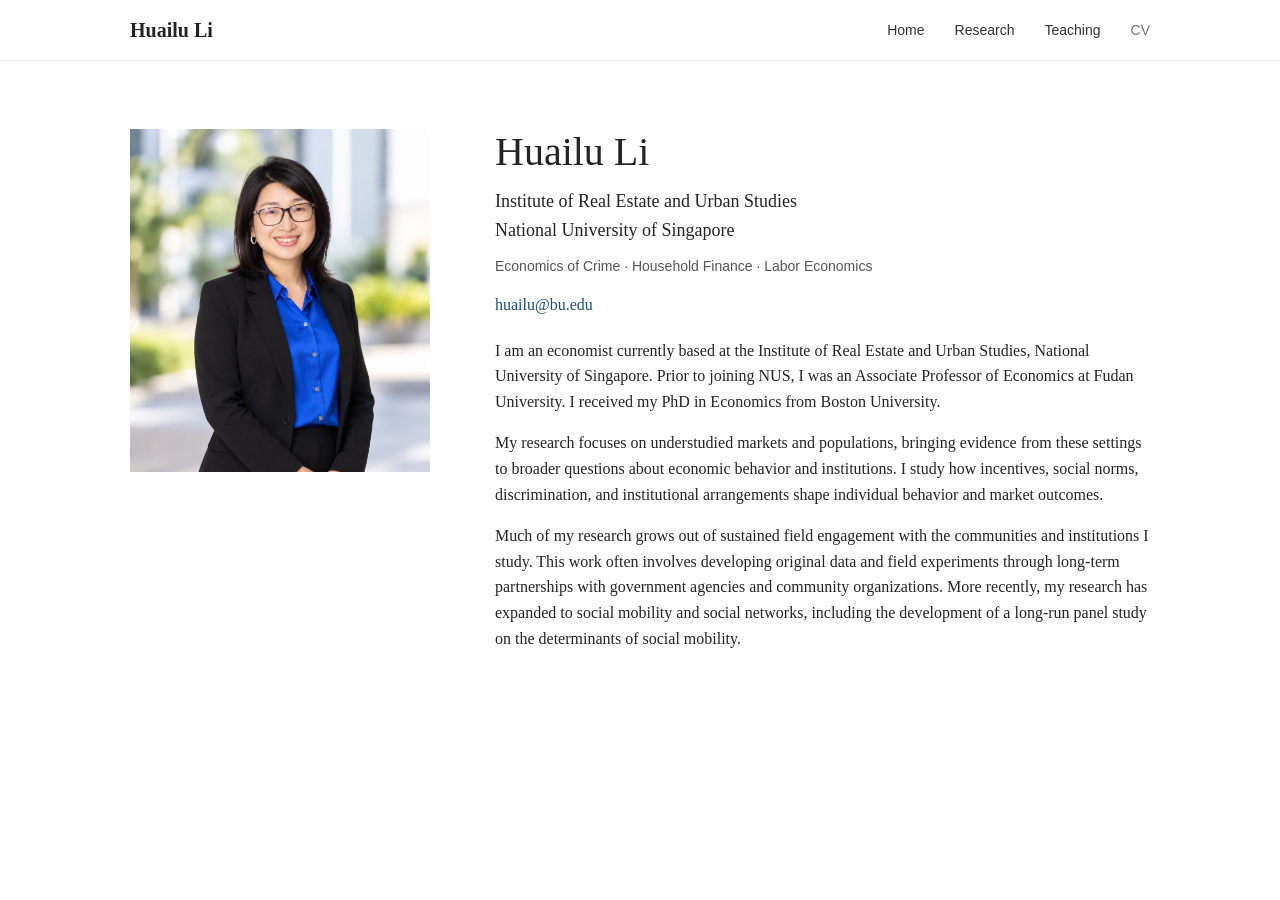
<file: index.html>
<!DOCTYPE html>
<html lang="en">
<head>
<meta charset="UTF-8">
<meta name="viewport" content="width=device-width, initial-scale=1.0">

<title>Huailu Li | Economist | National University of Singapore</title>

<meta name="description"
content="Huailu Li is an economist at the Institute of Real Estate and Urban Studies, National University of Singapore, and a former Associate Professor of Economics at Fudan University. Her research spans economics of crime, household finance, and labor economics.">

<meta name="author" content="Huailu Li">

<link rel="canonical" href="https://huailu-li.github.io/">

<link rel="stylesheet" href="style.css">
</head>
<body>
<header>
  <nav class="nav">
    <a class="brand" href="index.html">Huailu Li</a>
    <div class="nav-links">
      <a href="index.html">Home</a>
      <a href="research.html">Research</a>
      <a href="teaching.html">Teaching</a>
      <span class="nav-disabled">CV</span>
    </div>
  </nav>
</header>
<main class="home">
  <div class="portrait-wrap">
    <img class="portrait" src="huailu-li.jpg" alt="Huailu Li">
  </div>
  <section class="intro">
    <h1>Huailu Li</h1>
    <p class="position">Institute of Real Estate and Urban Studies<br>National University of Singapore</p>
    <p class="fields">Economics of Crime · Household Finance · Labor Economics</p>
    <p class="contact"><a href="mailto:huailu@bu.edu">huailu@bu.edu</a></p>
    <div class="bio">
      <p>I am an economist currently based at the Institute of Real Estate and Urban Studies, National University of Singapore. Prior to joining NUS, I was an Associate Professor of Economics at Fudan University. I received my PhD in Economics from Boston University.</p>
      <p>My research focuses on understudied markets and populations, bringing evidence from these settings to broader questions about economic behavior and institutions. I study how incentives, social norms, discrimination, and institutional arrangements shape individual behavior and market outcomes.</p>
      <p>Much of my research grows out of sustained field engagement with the communities and institutions I study. This work often involves developing original data and field experiments through long-term partnerships with government agencies and community organizations. More recently, my research has expanded to social mobility and social networks, including the development of a long-run panel study on the determinants of social mobility.</p>
    </div>
  </section>
</main>
</body>
</html>
</file>
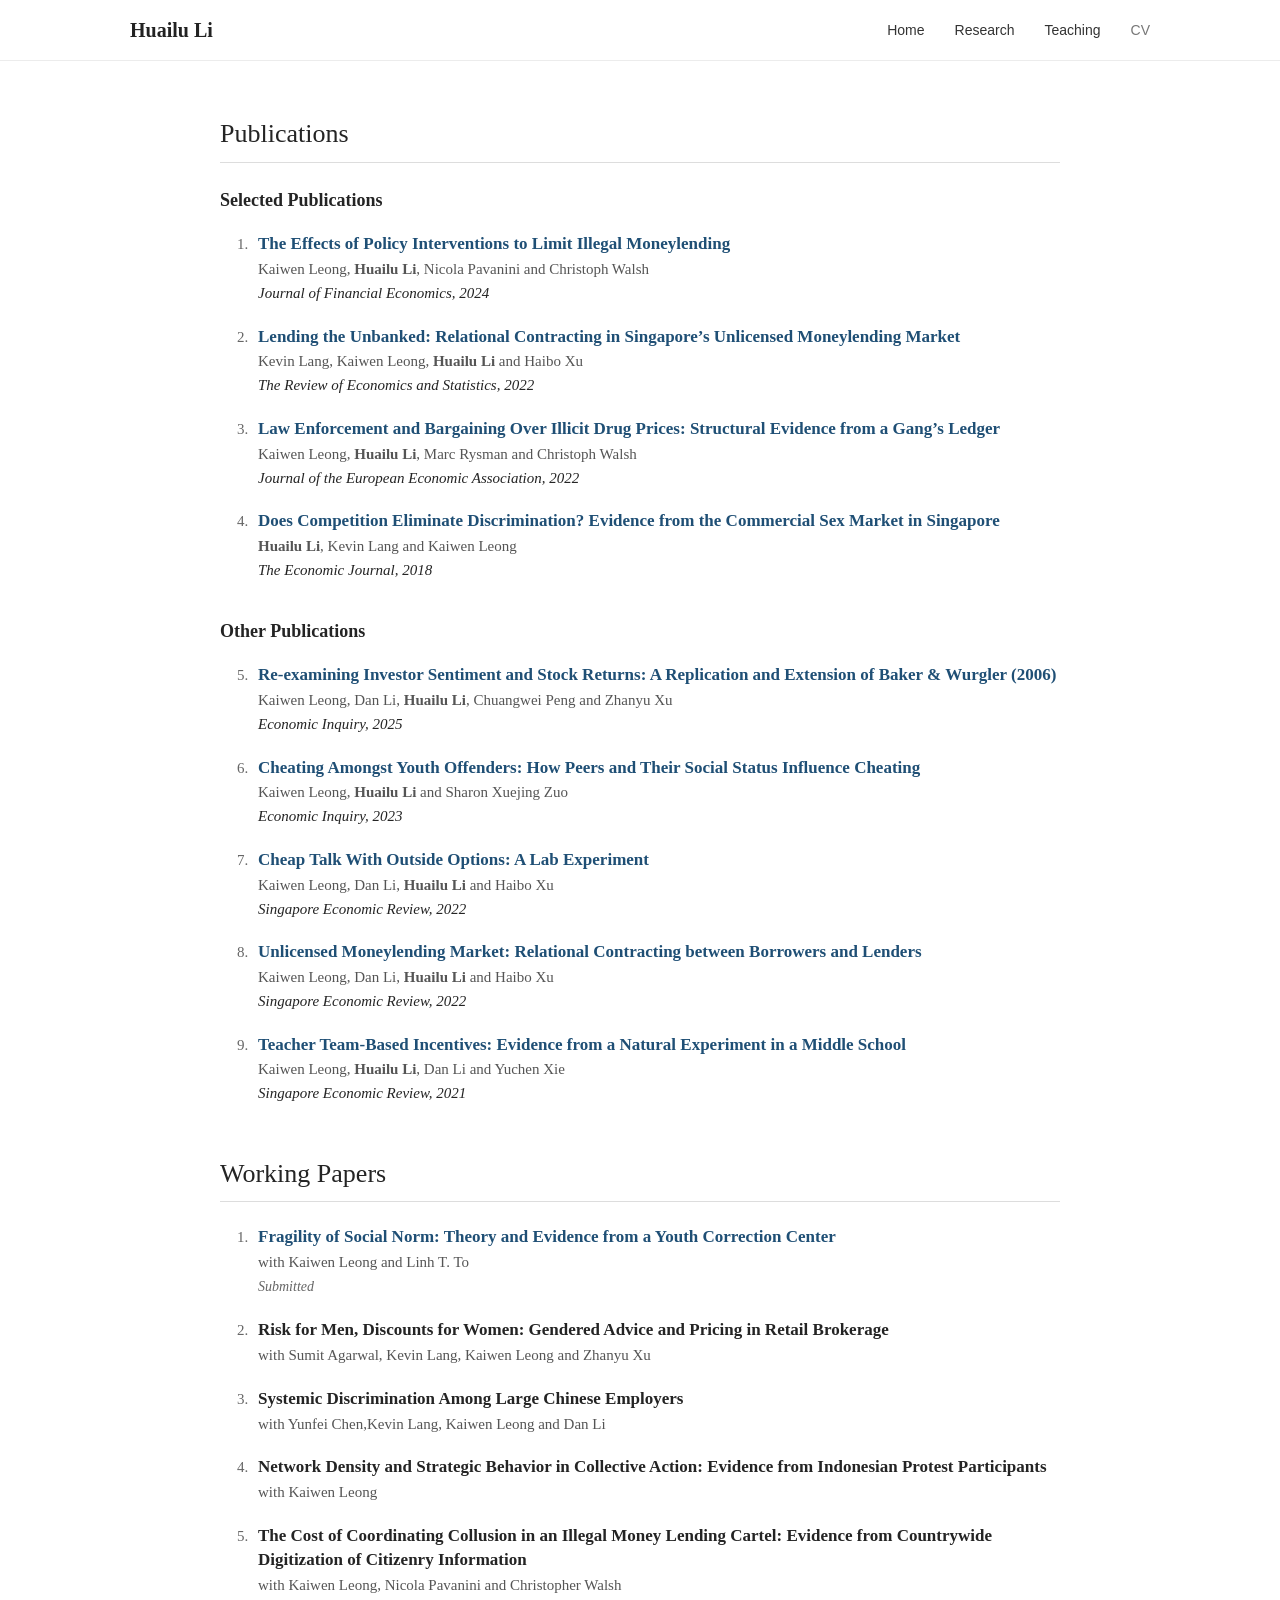
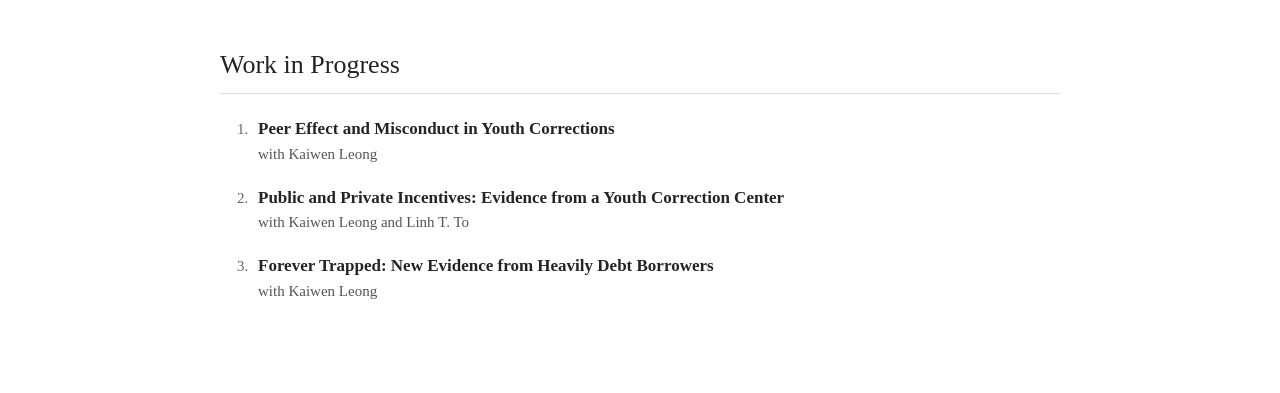
<file: research.html>
<!DOCTYPE html>

<html lang="en">
<head>
<meta charset="utf-8"/>
<meta content="width=device-width, initial-scale=1.0" name="viewport"/>
<title>Research | Huailu Li</title>
<link href="style.css" rel="stylesheet"/>
<meta content="Research and publications by Huailu Li in economics of crime, household finance, labor economics, and social norms." name="description"/></head>
<body>
<header>
<nav class="nav">
<a class="brand" href="index.html">Huailu Li</a>
<div class="nav-links">
<a href="index.html">Home</a>
<a href="research.html">Research</a>
<a href="teaching.html">Teaching</a>
<span class="nav-disabled">CV</span>
</div>
</nav>
</header>
<main class="page research-page">
<section class="first-section">
<h2>Publications</h2>
<h3>Selected Publications</h3>
<ol class="paper-list">
<li class="paper">
<div class="paper-title"><a href="https://doi.org/10.1016/j.jfineco.2024.103894" rel="noopener noreferrer" target="_blank">The Effects of Policy Interventions to Limit Illegal Moneylending</a></div>
<div class="paper-authors">Kaiwen Leong, <strong>Huailu Li</strong>, Nicola Pavanini and Christoph Walsh</div>
<div class="journal">Journal of Financial Economics, 2024</div>
</li>
<li class="paper">
<div class="paper-title"><a href="https://www.nber.org/papers/w26400" rel="noopener noreferrer" target="_blank">Lending the Unbanked: Relational Contracting in Singapore’s Unlicensed Moneylending Market</a></div>
<div class="paper-authors">Kevin Lang, Kaiwen Leong, <strong>Huailu Li</strong> and Haibo Xu</div>
<div class="journal">The Review of Economics and Statistics, 2022</div>
</li>
<li class="paper">
<div class="paper-title"><a href="https://doi.org/10.1093/jeea/jvac003" rel="noopener noreferrer" target="_blank">Law Enforcement and Bargaining Over Illicit Drug Prices: Structural Evidence from a Gang’s Ledger</a></div>
<div class="paper-authors">Kaiwen Leong, <strong>Huailu Li</strong>, Marc Rysman and Christoph Walsh</div>
<div class="journal">Journal of the European Economic Association, 2022</div>
</li>
<li class="paper">
<div class="paper-title"><a href="https://doi.org/10.1111/ecoj.12476" rel="noopener noreferrer" target="_blank">Does Competition Eliminate Discrimination? Evidence from the Commercial Sex Market in Singapore</a></div>
<div class="paper-authors"><strong>Huailu Li</strong>, Kevin Lang and Kaiwen Leong</div>
<div class="journal">The Economic Journal, 2018</div>
</li>
</ol>
<h3 class="subsection">Other Publications</h3>
<ol class="paper-list" start="5">
<li class="paper">
<div class="paper-title"><a href="https://doi.org/10.1111/ecin.13290" rel="noopener noreferrer" target="_blank">Re-examining Investor Sentiment and Stock Returns: A Replication and Extension of Baker &amp; Wurgler (2006)</a></div>
<div class="paper-authors">Kaiwen Leong, Dan Li, <strong>Huailu Li</strong>, Chuangwei Peng and Zhanyu Xu</div>
<div class="journal">Economic Inquiry, 2025</div>
</li>
<li class="paper">
<div class="paper-title"><a href="https://doi.org/10.1111/ecin.13168" rel="noopener noreferrer" target="_blank">Cheating Amongst Youth Offenders: How Peers and Their Social Status Influence Cheating</a></div>
<div class="paper-authors">Kaiwen Leong, <strong>Huailu Li</strong> and Sharon Xuejing Zuo</div>
<div class="journal">Economic Inquiry, 2023</div>
</li>
<li class="paper">
<div class="paper-title"><a href="https://doi.org/10.1142/S0217590822500552" rel="noopener noreferrer" target="_blank">Cheap Talk With Outside Options: A Lab Experiment</a></div>
<div class="paper-authors">Kaiwen Leong, Dan Li, <strong>Huailu Li</strong> and Haibo Xu</div>
<div class="journal">Singapore Economic Review, 2022</div>
</li>
<li class="paper">
<div class="paper-title"><a href="https://doi.org/10.1142/S0217590822500163" rel="noopener noreferrer" target="_blank">Unlicensed Moneylending Market: Relational Contracting between Borrowers and Lenders</a></div>
<div class="paper-authors">Kaiwen Leong, Dan Li, <strong>Huailu Li</strong> and Haibo Xu</div>
<div class="journal">Singapore Economic Review, 2022</div>
</li>
<li class="paper">
<div class="paper-title"><a href="https://doi.org/10.1142/S0217590821500491" rel="noopener noreferrer" target="_blank">Teacher Team-Based Incentives: Evidence from a Natural Experiment in a Middle School</a></div>
<div class="paper-authors">Kaiwen Leong, <strong>Huailu Li</strong>, Dan Li and Yuchen Xie</div>
<div class="journal">Singapore Economic Review, 2021</div>
</li>
</ol>
</section>
<section>
<h2>Working Papers</h2>
<ol class="paper-list">
<li class="paper">
<div class="paper-title"><a href="https://linh.to/files/papers/rtc.pdf" target="_blank" rel="noopener noreferrer">Fragility of Social Norm: Theory and Evidence from a Youth Correction Center</a></div>
<div class="paper-authors">with Kaiwen Leong and Linh T. To</div>
<div class="status">Submitted</div>
</li>
<li class="paper">
<div class="paper-title">Risk for Men, Discounts for Women: Gendered Advice and Pricing in Retail Brokerage</div>
<div class="paper-authors">with Sumit Agarwal, Kevin Lang, Kaiwen Leong and Zhanyu Xu</div>
</li>
<li class="paper">
<div class="paper-title">Systemic Discrimination Among Large Chinese Employers</div>
<div class="paper-authors">with Yunfei Chen,Kevin Lang, Kaiwen Leong and Dan Li</div>
</li>
<li class="paper">
<div class="paper-title">Network Density and Strategic Behavior in Collective Action: Evidence from Indonesian Protest Participants</div>
<div class="paper-authors">with Kaiwen Leong</div>
</li>
<li class="paper">
<div class="paper-title">The Cost of Coordinating Collusion in an Illegal Money Lending Cartel: Evidence from Countrywide Digitization of Citizenry Information</div>
<div class="paper-authors">with Kaiwen Leong, Nicola Pavanini and Christopher Walsh</div>
</li>
</ol>
</section>
<section>
<h2>Work in Progress</h2>
<ol class="paper-list">
<li class="paper">
<div class="paper-title">Peer Effect and Misconduct in Youth Corrections</div>
<div class="paper-authors">with Kaiwen Leong</div>
</li>
<li class="paper">
<div class="paper-title">Public and Private Incentives: Evidence from a Youth Correction Center</div>
<div class="paper-authors">with Kaiwen Leong and Linh T. To</div>
</li>
<li class="paper">
<div class="paper-title">Forever Trapped: New Evidence from Heavily Debt Borrowers</div>
<div class="paper-authors">with Kaiwen Leong</div>
</li>
</ol>
</section>
</main>
</body>
</html>
</file>
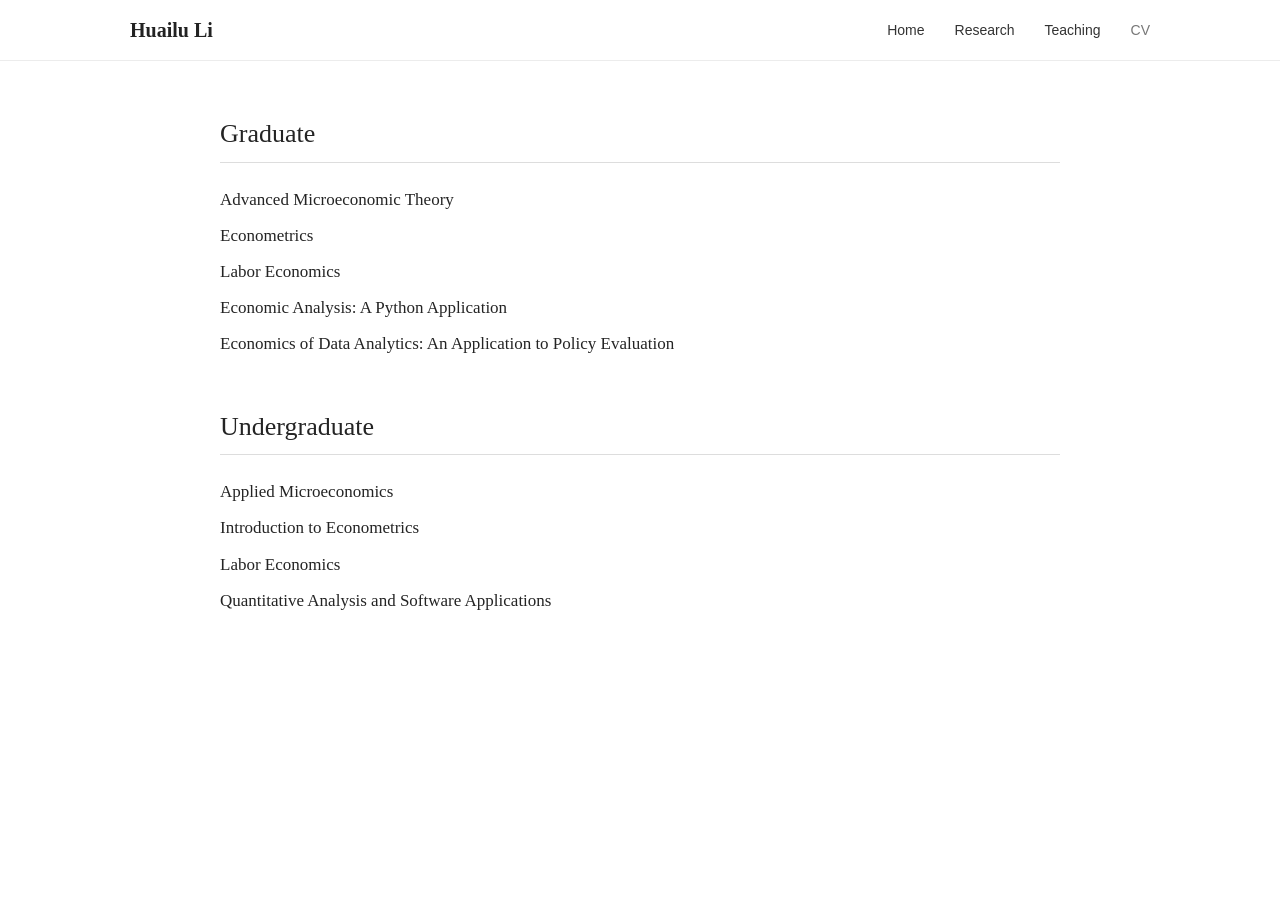
<file: teaching.html>
<!DOCTYPE html>
<html lang="en">
<head>
  <meta charset="UTF-8">
  <meta name="viewport" content="width=device-width, initial-scale=1.0">
  <title>Teaching | Huailu Li</title>
  <link rel="stylesheet" href="style.css">
</head>
<body>
<header>
  <nav class="nav">
    <a class="brand" href="index.html">Huailu Li</a>
    <div class="nav-links">
      <a href="index.html">Home</a>
      <a href="research.html">Research</a>
      <a href="teaching.html">Teaching</a>
      <span class="nav-disabled">CV</span>
    </div>
  </nav>
</header>
<main class="page teaching-page">
  <section class="first-section">
    <h2>Graduate</h2>
    <ul class="course-list">
      <li>Advanced Microeconomic Theory</li>
      <li>Econometrics</li>
      <li>Labor Economics</li>
      <li>Economic Analysis: A Python Application</li>
      <li>Economics of Data Analytics: An Application to Policy Evaluation</li>
    </ul>
  </section>
  <section>
    <h2>Undergraduate</h2>
    <ul class="course-list">
      <li>Applied Microeconomics</li>
      <li>Introduction to Econometrics</li>
      <li>Labor Economics</li>
      <li>Quantitative Analysis and Software Applications</li>
    </ul>
  </section>
</main>
</body>
</html>
</file>
<file: style.css>
*{box-sizing:border-box}
body{margin:0;color:#242424;background:#fff;font-family:Georgia,'Times New Roman',serif;line-height:1.6}
a{color:#1f4f75;text-decoration:none}a:hover{text-decoration:underline}
header{border-bottom:1px solid #ececec}
.nav{max-width:1080px;margin:auto;padding:14px 30px;display:flex;align-items:center;justify-content:space-between}
.brand{font-size:20px;color:#222;font-weight:600}
.nav-links{display:flex;gap:30px;font-family:Arial,sans-serif;font-size:14px}
.nav-links a{color:#333}.nav-disabled{color:#777;cursor:default}

.home{max-width:1080px;margin:68px auto;padding:0 30px;display:grid;grid-template-columns:300px 1fr;gap:65px;align-items:start}
.portrait{width:100%;height:auto;display:block}
.intro h1{font-size:40px;font-weight:500;line-height:1.15;margin:0 0 12px}
.position{font-size:18px;margin:0 0 7px}
.fields{font-family:Arial,sans-serif;font-size:14px;color:#555;margin:10px 0}
.contact{margin:15px 0 0}
.bio{margin-top:20px}
.bio p{max-width:680px;margin:0 0 16px}

.page{max-width:900px;margin:52px auto 90px;padding:0 30px}
.page section{margin-top:48px}
.page .first-section{margin-top:0}
.page h2{font-size:26px;font-weight:500;border-bottom:1px solid #ddd;padding-bottom:7px;margin:0 0 23px}
.page h3{font-size:18px;font-weight:600;margin:0 0 18px}
.page h3.subsection{margin-top:35px}

.paper-list{margin:0;padding-left:32px}
.paper{padding-left:6px;margin-bottom:20px}
.paper::marker{font-size:15px;color:#666}
.paper-title{font-size:17px;font-weight:600;line-height:1.4}
.paper-authors{font-size:15px;color:#555;margin-top:3px;line-height:1.45}
.journal{font-size:15px;font-style:italic;margin-top:2px;line-height:1.45}
.status{font-size:14px;font-style:italic;color:#666;margin-top:2px}

.course-list{list-style:none;padding:0;margin:0}
.course-list li{font-size:17px;margin:0 0 9px}

@media(max-width:760px){
  .nav{align-items:flex-start;gap:20px}
  .nav-links{gap:15px;flex-wrap:wrap;justify-content:flex-end}
  .home{grid-template-columns:1fr;margin-top:40px;gap:35px}
  .portrait-wrap{max-width:300px}
  .intro h1{font-size:34px}
  .page{margin-top:38px}
}
</file>
